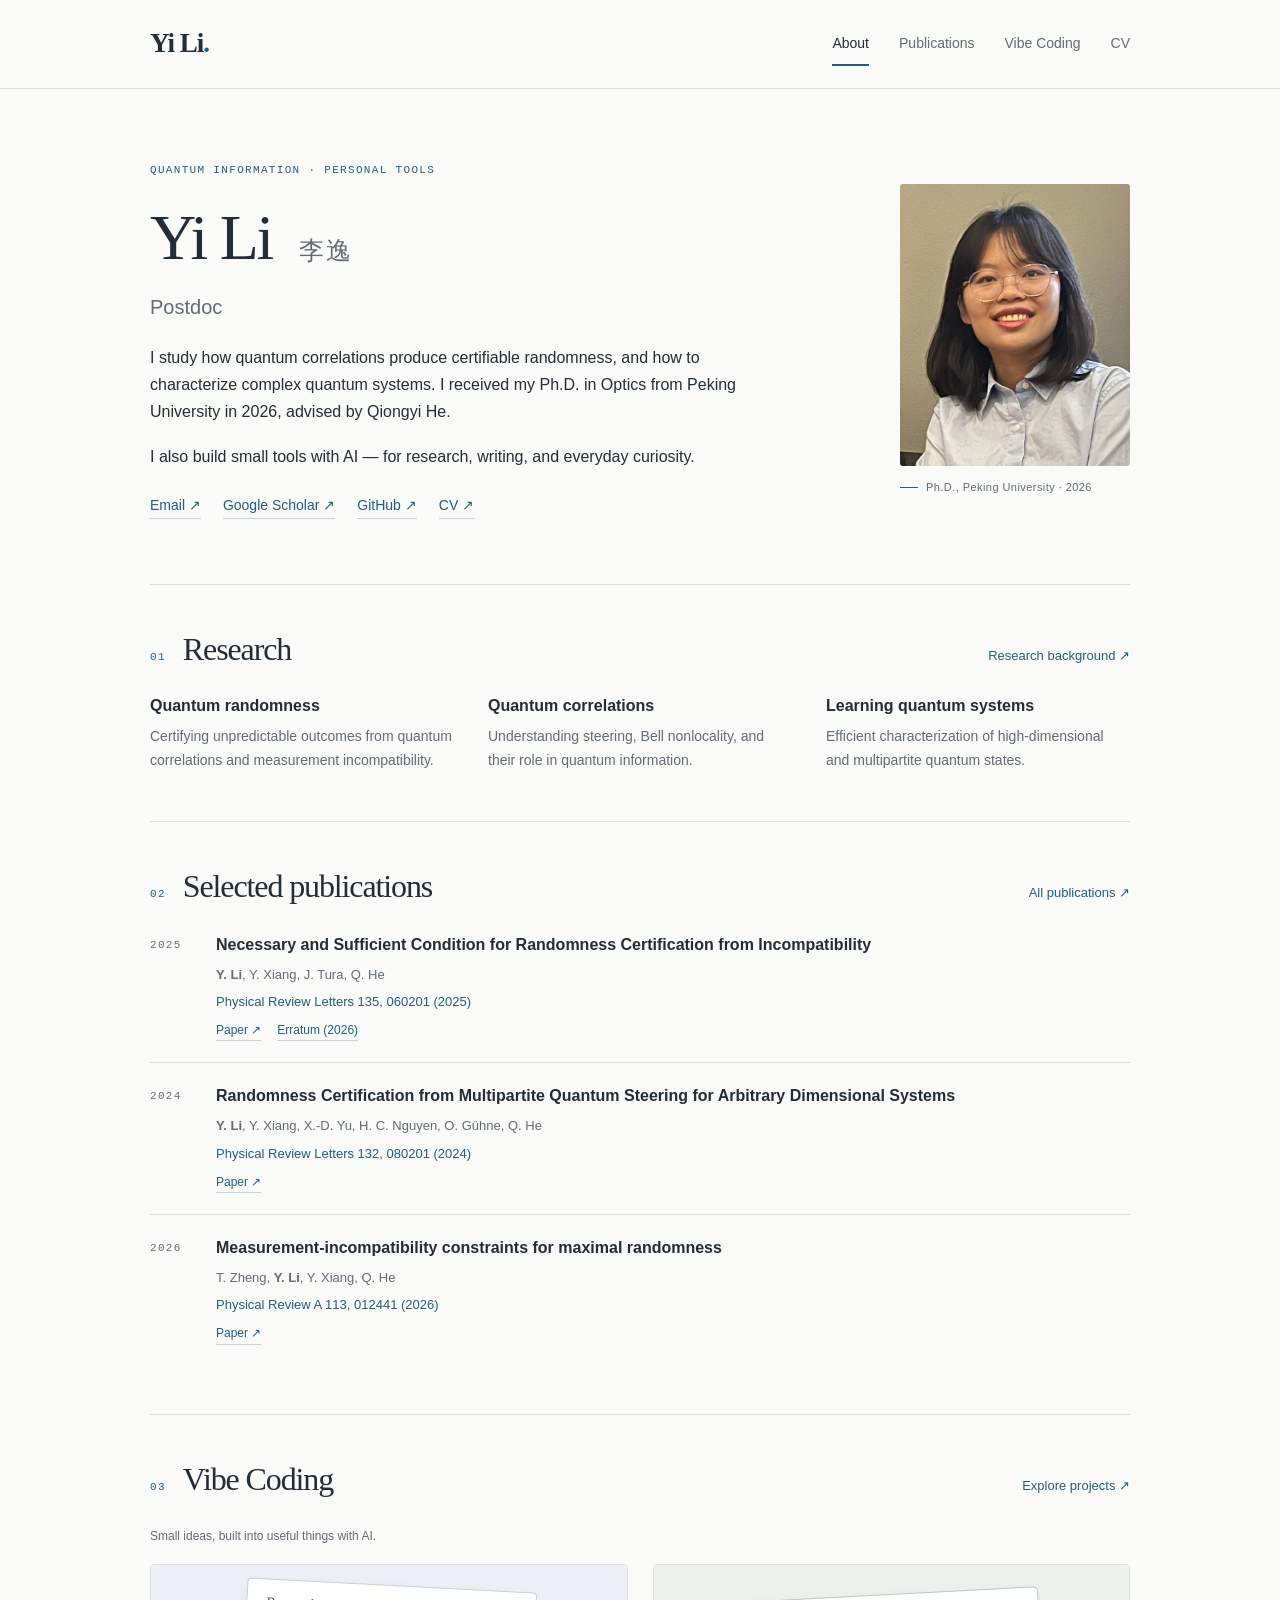
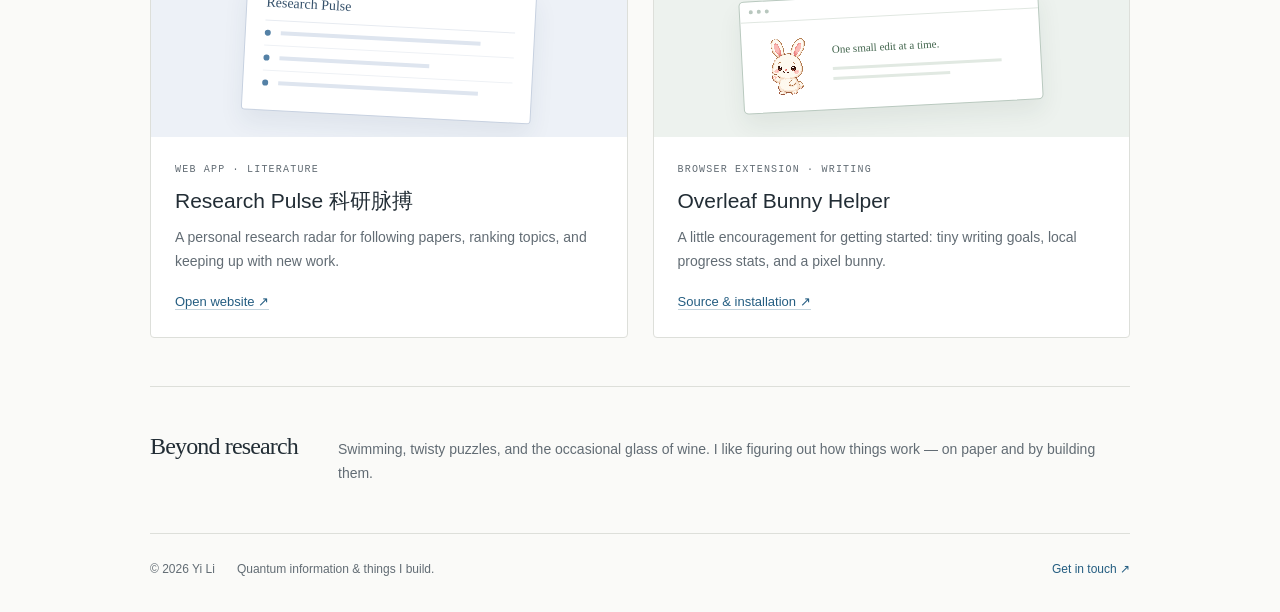
<file: index.html>
<!doctype html>
<html lang="en">
<head>
  <meta charset="utf-8">
  <meta name="viewport" content="width=device-width, initial-scale=1">
  <meta name="description" content="Yi Li researches quantum randomness, quantum correlations, and quantum state characterization. Explore selected publications and vibe coding projects.">
  <meta name="theme-color" content="#fafaf8">
  <title>Quantum information & things I build · Yi Li</title>
  <link rel="icon" href="assets/favicon.svg" type="image/svg+xml">
  <link rel="stylesheet" href="style.css">
</head>
<body>
  <a class="skip-link" href="#main">Skip to content</a>
  <header class="site-header"><div class="header-inner">
    <a class="wordmark" href="index.html" aria-label="Yi Li, home">Yi Li<span class="wordmark-dot">.</span></a>
    <nav aria-label="Main navigation"><a href="index.html" class="active" aria-current="page">About</a><a href="publications.html">Publications</a><a href="projects.html">Vibe Coding</a><a href="cv.html">CV</a></nav>
  </div></header>
  <main id="main">
<section class="hero" aria-labelledby="name">
  <div class="hero-copy"><div class="hero-name"><p class="eyebrow">Quantum information · Personal tools</p><h1 id="name">Yi Li <span class="name-cn" lang="zh-CN">李逸</span></h1><p class="role">Postdoc</p></div>
  <p class="intro">I study how quantum correlations produce certifiable randomness, and how to characterize complex quantum systems. I received my Ph.D. in Optics from Peking University in 2026, advised by Qiongyi He.</p>
  <p class="intro">I also build small tools with AI — for research, writing, and everyday curiosity.</p>
  <div class="inline-links"><a href="mailto:yili@stu.pku.edu.cn">Email ↗</a><a href="https://scholar.google.com/citations?user=m_tc_OsAAAAJ&amp;hl=en">Google Scholar ↗</a><a href="https://github.com/YiLi1999">GitHub ↗</a><a href="cv.html">CV ↗</a></div></div>
  <figure class="portrait"><img src="PersonalPicture2.jpg" alt="Portrait of Yi Li" width="230" height="282" fetchpriority="high"><figcaption>Ph.D., Peking University · 2026</figcaption></figure>
</section>
<section class="section" id="research"><div class="section-heading"><div class="section-title"><span class="section-index">01</span><h2>Research</h2></div><a class="text-link" href="research.html">Research background <span aria-hidden="true">↗</span></a></div><div class="research-topics"><div><h3>Quantum randomness</h3><p>Certifying unpredictable outcomes from quantum correlations and measurement incompatibility.</p></div><div><h3>Quantum correlations</h3><p>Understanding steering, Bell nonlocality, and their role in quantum information.</p></div><div><h3>Learning quantum systems</h3><p>Efficient characterization of high-dimensional and multipartite quantum states.</p></div></div></section>
<section class="section" id="publications"><div class="section-heading"><div class="section-title"><span class="section-index">02</span><h2>Selected publications</h2></div><a class="text-link" href="publications.html">All publications <span aria-hidden="true">↗</span></a></div><ol class="publication-list"><li class="publication"><span class="year">2025</span><div><h3><a href="https://doi.org/10.1103/zp36-2xg4">Necessary and Sufficient Condition for Randomness Certification from Incompatibility</a></h3><p class="authors"><strong>Y. Li</strong>, Y. Xiang, J. Tura, Q. He</p><p class="journal">Physical Review Letters 135, 060201 (2025)</p><div class="pub-links"><a href="https://doi.org/10.1103/zp36-2xg4">Paper ↗</a><a href="https://doi.org/10.1103/913s-yvsw">Erratum (2026)</a></div></div></li><li class="publication"><span class="year">2024</span><div><h3><a href="https://doi.org/10.1103/PhysRevLett.132.080201">Randomness Certification from Multipartite Quantum Steering for Arbitrary Dimensional Systems</a></h3><p class="authors"><strong>Y. Li</strong>, Y. Xiang, X.-D. Yu, H. C. Nguyen, O. Gühne, Q. He</p><p class="journal">Physical Review Letters 132, 080201 (2024)</p><div class="pub-links"><a href="https://doi.org/10.1103/PhysRevLett.132.080201">Paper ↗</a></div></div></li><li class="publication"><span class="year">2026</span><div><h3><a href="https://doi.org/10.1103/p5qq-2spt">Measurement-incompatibility constraints for maximal randomness</a></h3><p class="authors">T. Zheng, <strong>Y. Li</strong>, Y. Xiang, Q. He</p><p class="journal">Physical Review A 113, 012441 (2026)</p><div class="pub-links"><a href="https://doi.org/10.1103/p5qq-2spt">Paper ↗</a></div></div></li></ol></section>
<section class="section" id="vibe-coding"><div class="section-heading"><div class="section-title"><span class="section-index">03</span><h2>Vibe Coding</h2></div><a class="text-link" href="projects.html">Explore projects <span aria-hidden="true">↗</span></a></div><p class="note">Small ideas, built into useful things with AI.</p><div class="project-grid"><article class="project"><div class="project-art pulse" aria-hidden="true"><div class="pulse-mini"><div class="pulse-head">Research Pulse</div><div class="pulse-row"><i></i><span></span></div><div class="pulse-row"><i></i><span></span></div><div class="pulse-row"><i></i><span></span></div></div></div><div class="project-body"><p class="project-type">Web app · Literature</p><h3><a href="https://research-pulse-zeta.vercel.app/">Research Pulse <span lang="zh-CN">科研脉搏</span></a></h3><p>A personal research radar for following papers, ranking topics, and keeping up with new work.</p><p class="project-action"><a href="https://research-pulse-zeta.vercel.app/">Open website ↗</a></p></div></article><article class="project"><div class="project-art" aria-hidden="true"><div class="browser-mini"><div class="browser-bar"><i></i><i></i><i></i></div><div class="mini-content"><img src="assets/bunny.png" alt="" width="52" height="58"><div class="mini-copy"><span>One small edit at a time.</span><div class="mini-line"></div><div class="mini-line short"></div></div></div></div></div><div class="project-body"><p class="project-type">Browser extension · Writing</p><h3><a href="projects.html#overleaf">Overleaf Bunny Helper</a></h3><p>A little encouragement for getting started: tiny writing goals, local progress stats, and a pixel bunny.</p><p class="project-action"><a href="https://github.com/YiLi1999/overleaf-bunny-helper">Source &amp; installation ↗</a></p></div></article></div></section>
<section class="section beyond"><h2>Beyond research</h2><p>Swimming, twisty puzzles, and the occasional glass of wine. I like figuring out how things work — on paper and by building them.</p></section></main>
  <footer class="site-footer"><div><span>© 2026 Yi Li</span><span>Quantum information &amp; things I build.</span></div>
    <a href="mailto:yili@stu.pku.edu.cn">Get in touch <span aria-hidden="true">↗</span></a>
  </footer>
</body>
</html>
</file>
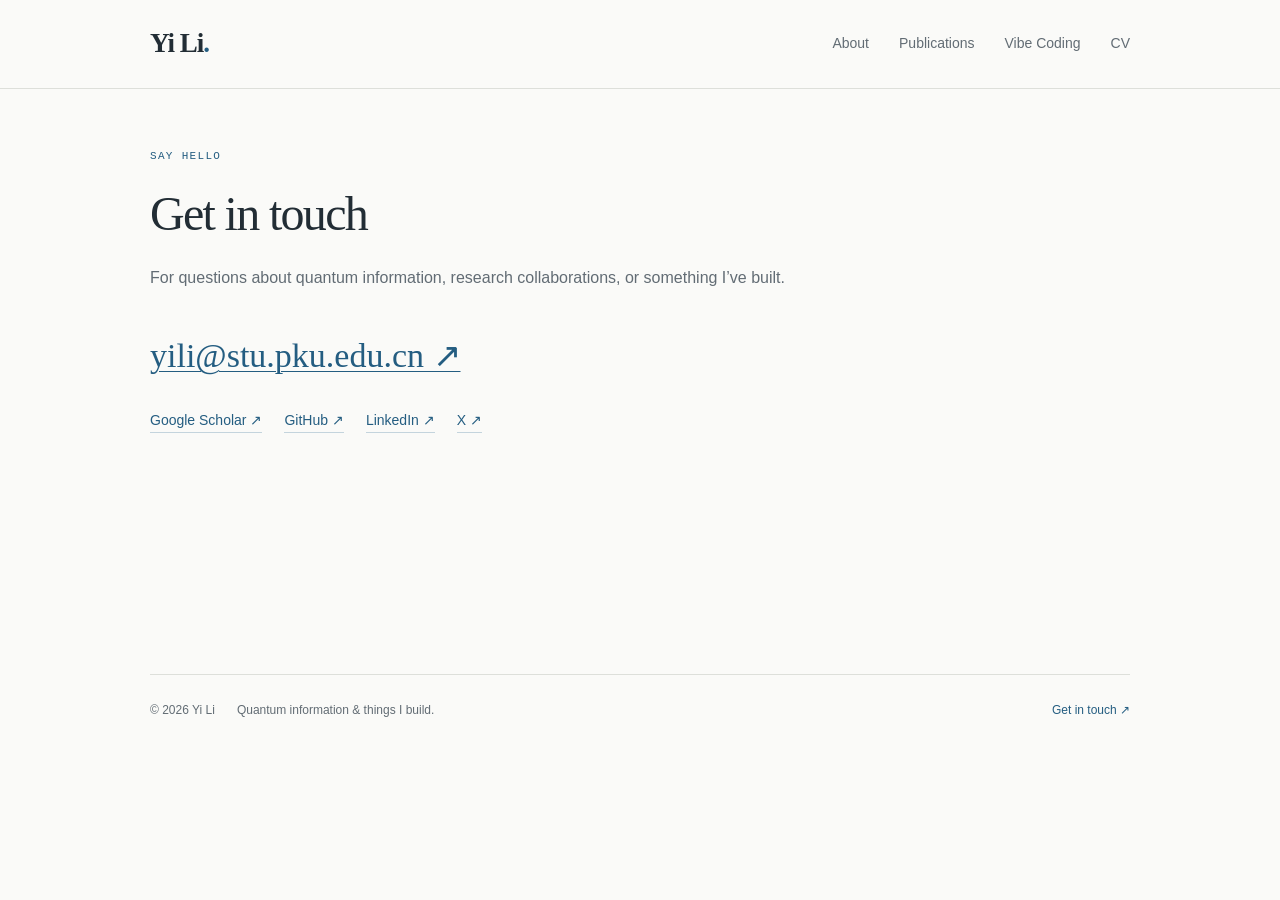
<file: contact.html>
<!doctype html>
<html lang="en">
<head>
  <meta charset="utf-8">
  <meta name="viewport" content="width=device-width, initial-scale=1">
  <meta name="description" content="Contact Yi Li about quantum information research or personal coding projects.">
  <meta name="theme-color" content="#fafaf8">
  <title>Contact · Yi Li</title>
  <link rel="icon" href="assets/favicon.svg" type="image/svg+xml">
  <link rel="stylesheet" href="style.css">
</head>
<body>
  <a class="skip-link" href="#main">Skip to content</a>
  <header class="site-header"><div class="header-inner">
    <a class="wordmark" href="index.html" aria-label="Yi Li, home">Yi Li<span class="wordmark-dot">.</span></a>
    <nav aria-label="Main navigation"><a href="index.html">About</a><a href="publications.html">Publications</a><a href="projects.html">Vibe Coding</a><a href="cv.html">CV</a></nav>
  </div></header>
  <main id="main">
<header class="page-heading"><p class="eyebrow">Say hello</p><h1>Get in touch</h1><p>For questions about quantum information, research collaborations, or something I’ve built.</p></header>
<section class="contact-block"><p><a class="contact-email" href="mailto:yili@stu.pku.edu.cn">yili@stu.pku.edu.cn ↗</a></p><div class="inline-links"><a href="https://scholar.google.com/citations?user=m_tc_OsAAAAJ&amp;hl=en">Google Scholar ↗</a><a href="https://github.com/YiLi1999">GitHub ↗</a><a href="https://www.linkedin.com/in/yi-li-954007265/">LinkedIn ↗</a><a href="https://x.com/Y_Li1999">X ↗</a></div></section></main>
  <footer class="site-footer"><div><span>© 2026 Yi Li</span><span>Quantum information &amp; things I build.</span></div>
    <a href="mailto:yili@stu.pku.edu.cn">Get in touch <span aria-hidden="true">↗</span></a>
  </footer>
</body>
</html>
</file>
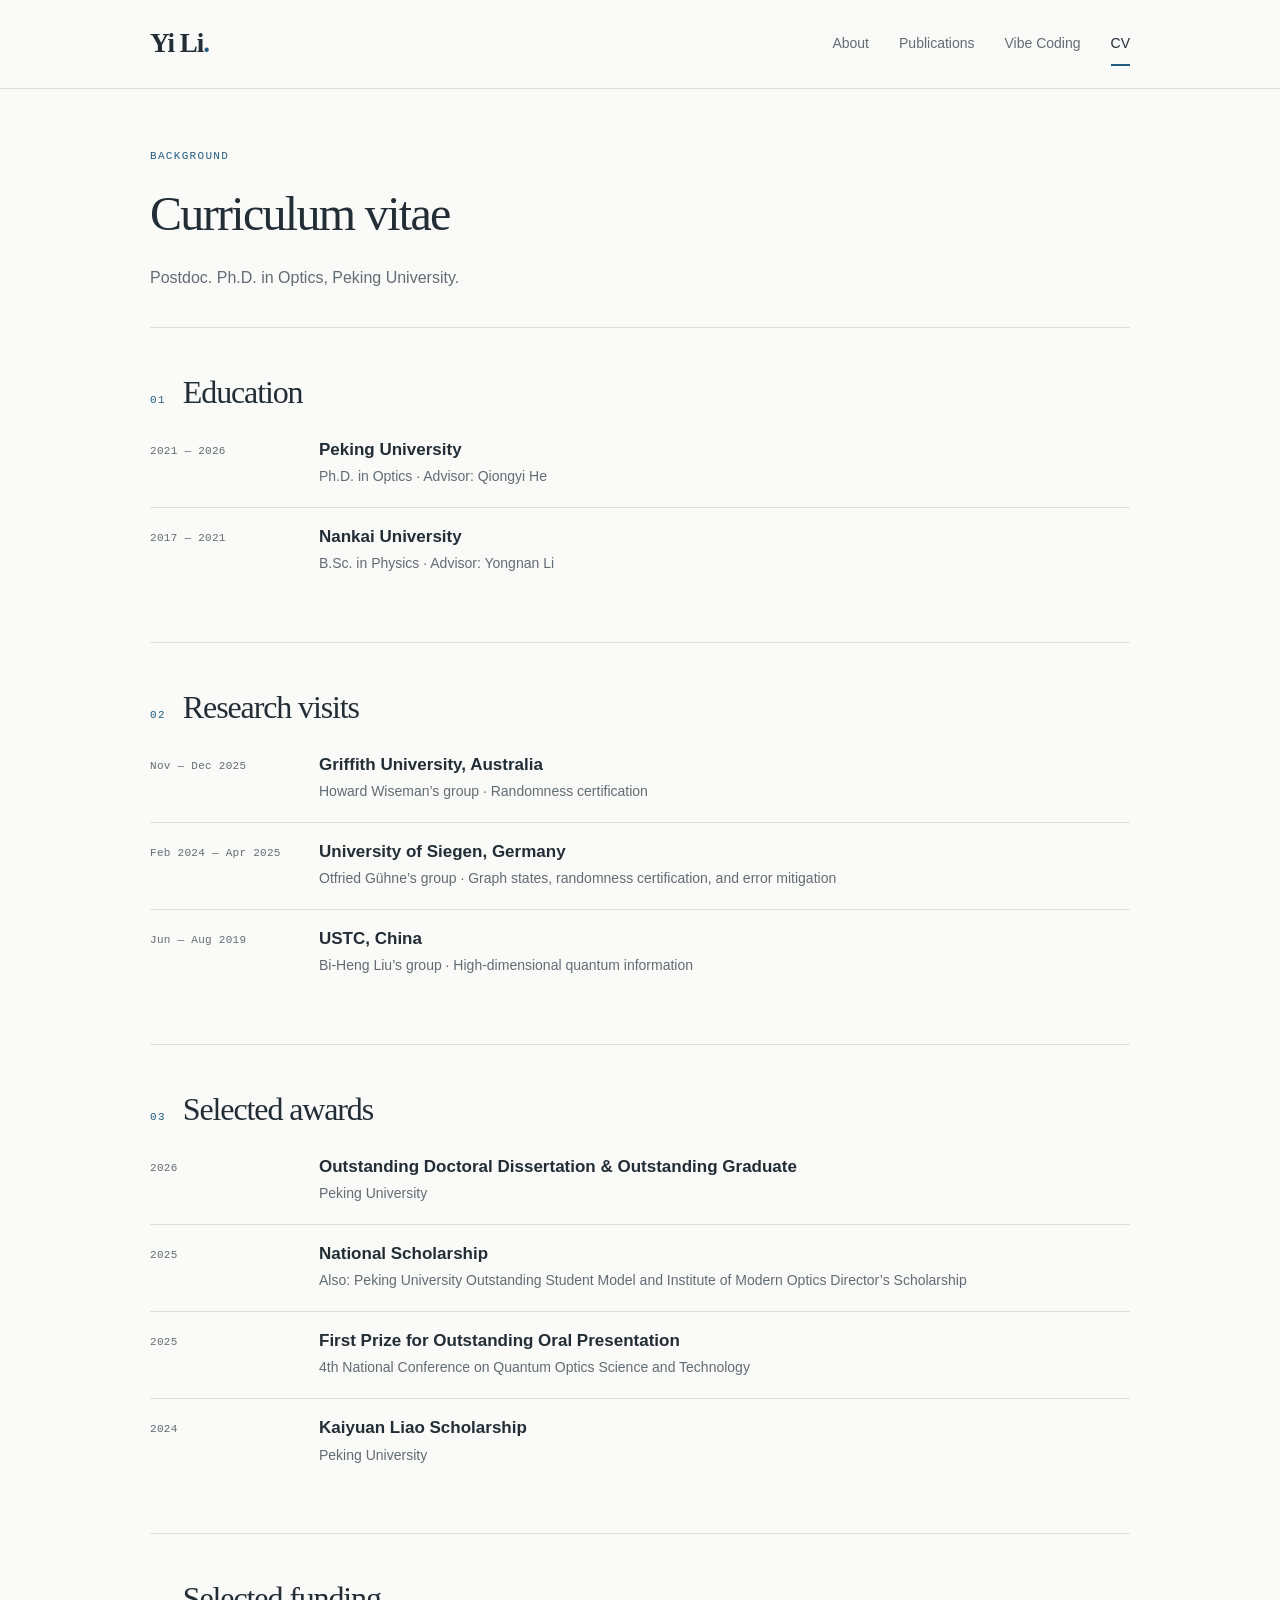
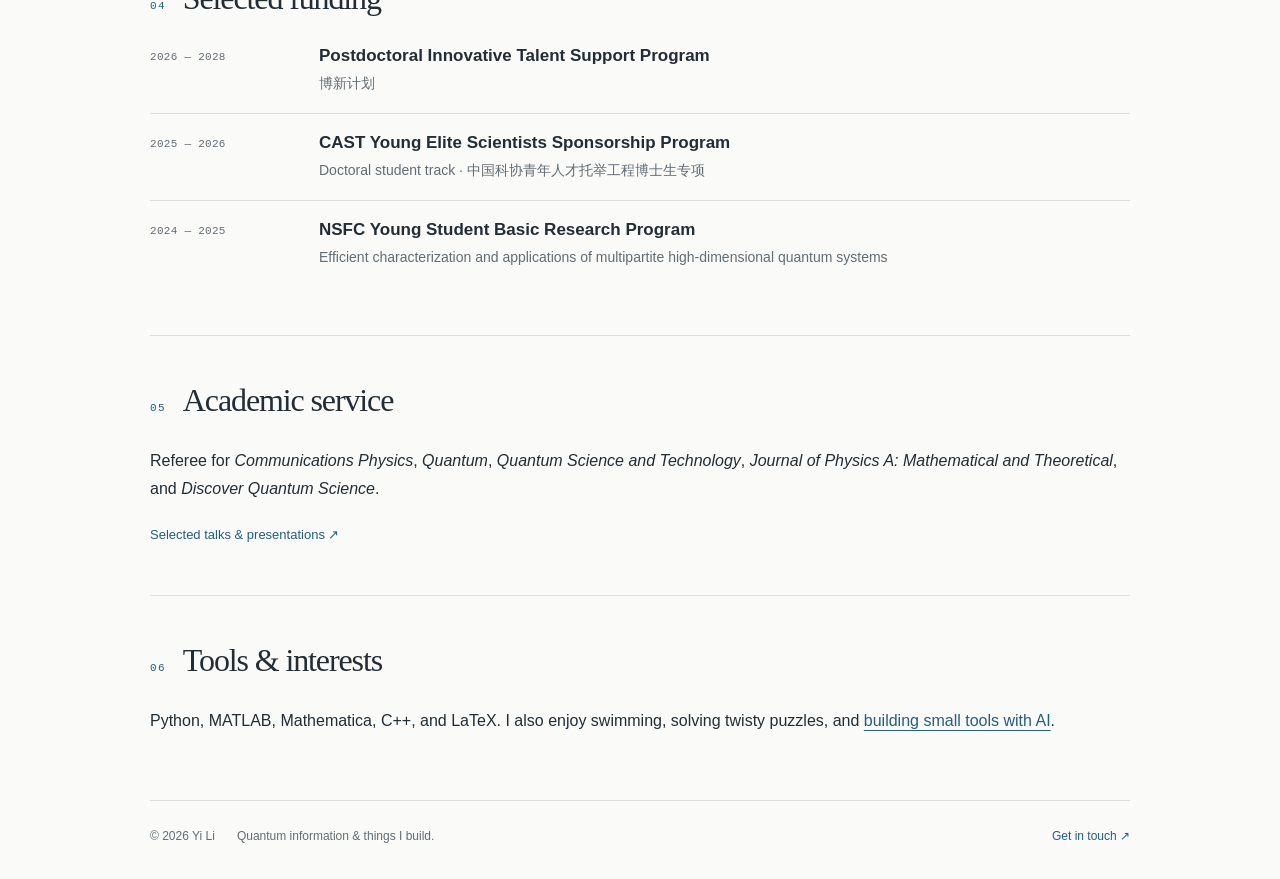
<file: cv.html>
<!doctype html>
<html lang="en">
<head>
  <meta charset="utf-8">
  <meta name="viewport" content="width=device-width, initial-scale=1">
  <meta name="description" content="Education, research visits, selected awards, funding, and academic service of Yi Li.">
  <meta name="theme-color" content="#fafaf8">
  <title>CV · Yi Li</title>
  <link rel="icon" href="assets/favicon.svg" type="image/svg+xml">
  <link rel="stylesheet" href="style.css">
</head>
<body>
  <a class="skip-link" href="#main">Skip to content</a>
  <header class="site-header"><div class="header-inner">
    <a class="wordmark" href="index.html" aria-label="Yi Li, home">Yi Li<span class="wordmark-dot">.</span></a>
    <nav aria-label="Main navigation"><a href="index.html">About</a><a href="publications.html">Publications</a><a href="projects.html">Vibe Coding</a><a href="cv.html" class="active" aria-current="page">CV</a></nav>
  </div></header>
  <main id="main">
<header class="page-heading"><p class="eyebrow">Background</p><h1>Curriculum vitae</h1><p>Postdoc. Ph.D. in Optics, Peking University.</p></header>
<section class="section"><div class="section-heading"><div class="section-title"><span class="section-index">01</span><h2>Education</h2></div></div><article class="entry"><div class="entry-date">2021 — 2026</div><div><h3>Peking University</h3><p>Ph.D. in Optics · Advisor: Qiongyi He</p></div></article><article class="entry"><div class="entry-date">2017 — 2021</div><div><h3>Nankai University</h3><p>B.Sc. in Physics · Advisor: Yongnan Li</p></div></article></section>
<section class="section"><div class="section-heading"><div class="section-title"><span class="section-index">02</span><h2>Research visits</h2></div></div><article class="entry"><div class="entry-date">Nov — Dec 2025</div><div><h3>Griffith University, Australia</h3><p>Howard Wiseman’s group · Randomness certification</p></div></article><article class="entry"><div class="entry-date">Feb 2024 — Apr 2025</div><div><h3>University of Siegen, Germany</h3><p>Otfried Gühne’s group · Graph states, randomness certification, and error mitigation</p></div></article><article class="entry"><div class="entry-date">Jun — Aug 2019</div><div><h3>USTC, China</h3><p>Bi-Heng Liu’s group · High-dimensional quantum information</p></div></article></section>
<section class="section"><div class="section-heading"><div class="section-title"><span class="section-index">03</span><h2>Selected awards</h2></div></div><article class="entry"><div class="entry-date">2026</div><div><h3>Outstanding Doctoral Dissertation &amp; Outstanding Graduate</h3><p>Peking University</p></div></article><article class="entry"><div class="entry-date">2025</div><div><h3>National Scholarship</h3><p>Also: Peking University Outstanding Student Model and Institute of Modern Optics Director’s Scholarship</p></div></article><article class="entry"><div class="entry-date">2025</div><div><h3>First Prize for Outstanding Oral Presentation</h3><p>4th National Conference on Quantum Optics Science and Technology</p></div></article><article class="entry"><div class="entry-date">2024</div><div><h3>Kaiyuan Liao Scholarship</h3><p>Peking University</p></div></article></section>
<section class="section"><div class="section-heading"><div class="section-title"><span class="section-index">04</span><h2>Selected funding</h2></div></div><article class="entry"><div class="entry-date">2026 — 2028</div><div><h3>Postdoctoral Innovative Talent Support Program</h3><p>博新计划</p></div></article><article class="entry"><div class="entry-date">2025 — 2026</div><div><h3>CAST Young Elite Scientists Sponsorship Program</h3><p>Doctoral student track · 中国科协青年人才托举工程博士生专项</p></div></article><article class="entry"><div class="entry-date">2024 — 2025</div><div><h3>NSFC Young Student Basic Research Program</h3><p>Efficient characterization and applications of multipartite high-dimensional quantum systems</p></div></article></section>
<section class="section"><div class="section-heading"><div class="section-title"><span class="section-index">05</span><h2>Academic service</h2></div></div><p>Referee for <em>Communications Physics</em>, <em>Quantum</em>, <em>Quantum Science and Technology</em>, <em>Journal of Physics A: Mathematical and Theoretical</em>, and <em>Discover Quantum Science</em>.</p><a class="text-link" href="talks.html">Selected talks &amp; presentations ↗</a></section>
<section class="section"><div class="section-heading"><div class="section-title"><span class="section-index">06</span><h2>Tools &amp; interests</h2></div></div><p>Python, MATLAB, Mathematica, C++, and LaTeX. I also enjoy swimming, solving twisty puzzles, and <a href="projects.html">building small tools with AI</a>.</p></section></main>
  <footer class="site-footer"><div><span>© 2026 Yi Li</span><span>Quantum information &amp; things I build.</span></div>
    <a href="mailto:yili@stu.pku.edu.cn">Get in touch <span aria-hidden="true">↗</span></a>
  </footer>
</body>
</html>
</file>
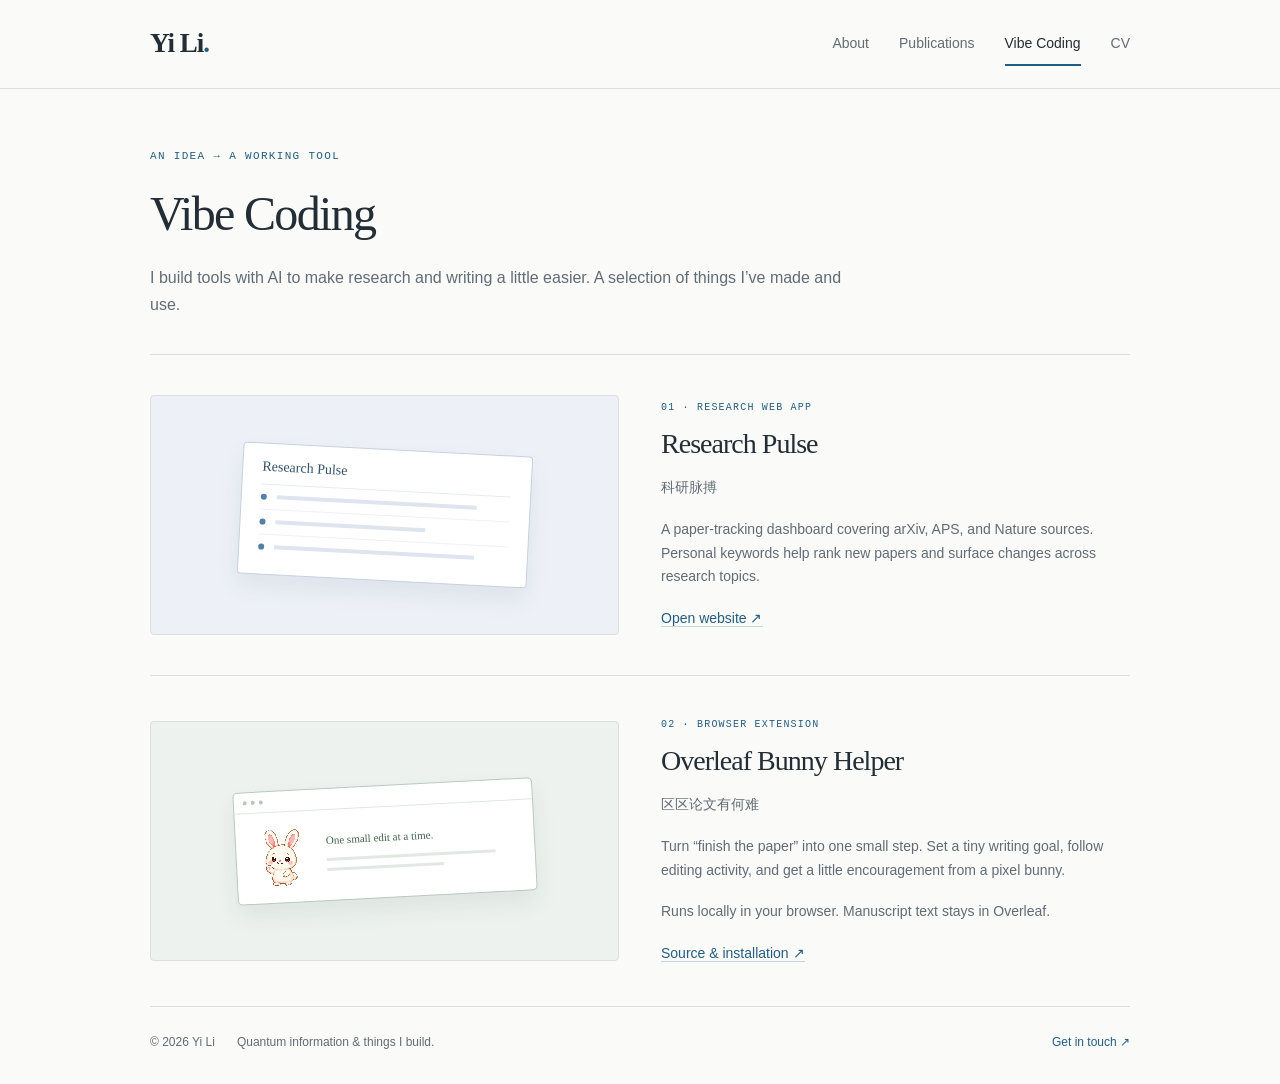
<file: projects.html>
<!doctype html>
<html lang="en">
<head>
  <meta charset="utf-8">
  <meta name="viewport" content="width=device-width, initial-scale=1">
  <meta name="description" content="Small tools built by Yi Li with AI: Research Pulse and Overleaf Bunny Helper.">
  <meta name="theme-color" content="#fafaf8">
  <title>Vibe Coding · Yi Li</title>
  <link rel="icon" href="assets/favicon.svg" type="image/svg+xml">
  <link rel="stylesheet" href="style.css">
</head>
<body>
  <a class="skip-link" href="#main">Skip to content</a>
  <header class="site-header"><div class="header-inner">
    <a class="wordmark" href="index.html" aria-label="Yi Li, home">Yi Li<span class="wordmark-dot">.</span></a>
    <nav aria-label="Main navigation"><a href="index.html">About</a><a href="publications.html">Publications</a><a href="projects.html" class="active" aria-current="page">Vibe Coding</a><a href="cv.html">CV</a></nav>
  </div></header>
  <main id="main">
<header class="page-heading"><p class="eyebrow">An idea → a working tool</p><h1>Vibe Coding</h1><p>I build tools with AI to make research and writing a little easier. A selection of things I’ve made and use.</p></header>
<article class="project-detail" id="research-pulse"><div><div class="project-art pulse" aria-hidden="true"><div class="pulse-mini"><div class="pulse-head">Research Pulse</div><div class="pulse-row"><i></i><span></span></div><div class="pulse-row"><i></i><span></span></div><div class="pulse-row"><i></i><span></span></div></div></div></div><div><p class="project-type">01 · Research web app</p><h2>Research Pulse</h2><p lang="zh-CN">科研脉搏</p><p>A paper-tracking dashboard covering arXiv, APS, and Nature sources. Personal keywords help rank new papers and surface changes across research topics.</p><p class="project-action"><a href="https://research-pulse-zeta.vercel.app/">Open website ↗</a></p></div></article>
<article class="project-detail" id="overleaf"><div><div class="project-art" aria-hidden="true"><div class="browser-mini"><div class="browser-bar"><i></i><i></i><i></i></div><div class="mini-content"><img src="assets/bunny.png" alt="" width="52" height="58"><div class="mini-copy"><span>One small edit at a time.</span><div class="mini-line"></div><div class="mini-line short"></div></div></div></div></div></div><div><p class="project-type">02 · Browser extension</p><h2>Overleaf Bunny Helper</h2><p lang="zh-CN">区区论文有何难</p><p>Turn “finish the paper” into one small step. Set a tiny writing goal, follow editing activity, and get a little encouragement from a pixel bunny.</p><p>Runs locally in your browser. Manuscript text stays in Overleaf.</p><p class="project-action"><a href="https://github.com/YiLi1999/overleaf-bunny-helper">Source &amp; installation ↗</a></p></div></article></main>
  <footer class="site-footer"><div><span>© 2026 Yi Li</span><span>Quantum information &amp; things I build.</span></div>
    <a href="mailto:yili@stu.pku.edu.cn">Get in touch <span aria-hidden="true">↗</span></a>
  </footer>
</body>
</html>
</file>
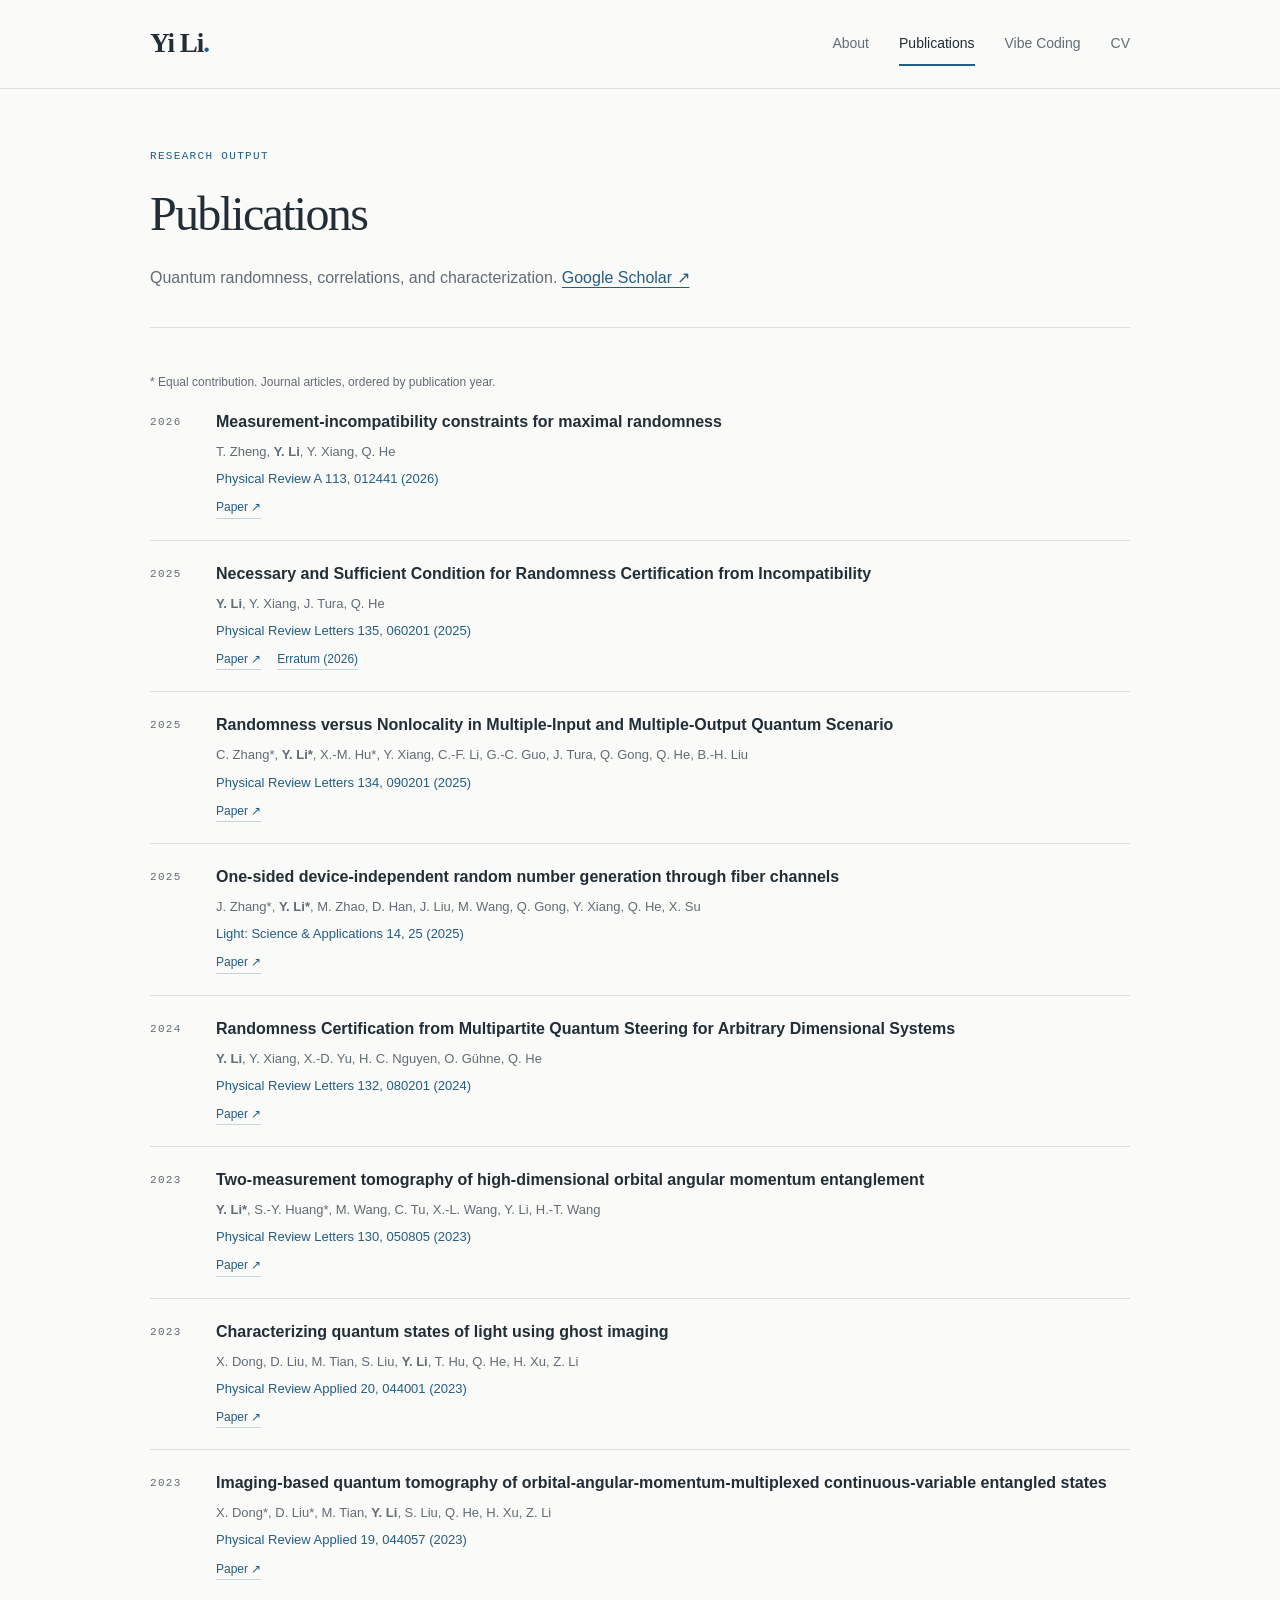
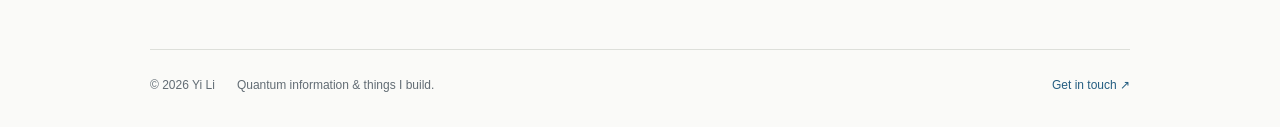
<file: publications.html>
<!doctype html>
<html lang="en">
<head>
  <meta charset="utf-8">
  <meta name="viewport" content="width=device-width, initial-scale=1">
  <meta name="description" content="Publications by Yi Li on quantum randomness, steering, measurement incompatibility, and quantum state tomography.">
  <meta name="theme-color" content="#fafaf8">
  <title>Publications · Yi Li</title>
  <link rel="icon" href="assets/favicon.svg" type="image/svg+xml">
  <link rel="stylesheet" href="style.css">
</head>
<body>
  <a class="skip-link" href="#main">Skip to content</a>
  <header class="site-header"><div class="header-inner">
    <a class="wordmark" href="index.html" aria-label="Yi Li, home">Yi Li<span class="wordmark-dot">.</span></a>
    <nav aria-label="Main navigation"><a href="index.html">About</a><a href="publications.html" class="active" aria-current="page">Publications</a><a href="projects.html">Vibe Coding</a><a href="cv.html">CV</a></nav>
  </div></header>
  <main id="main">
<header class="page-heading"><p class="eyebrow">Research output</p><h1>Publications</h1><p>Quantum randomness, correlations, and characterization. <a href="https://scholar.google.com/citations?user=m_tc_OsAAAAJ&amp;hl=en">Google Scholar ↗</a></p></header>
<section class="section"><p class="note">* Equal contribution. Journal articles, ordered by publication year.</p><ol class="publication-list"><li class="publication"><span class="year">2026</span><div><h3><a href="https://doi.org/10.1103/p5qq-2spt">Measurement-incompatibility constraints for maximal randomness</a></h3><p class="authors">T. Zheng, <strong>Y. Li</strong>, Y. Xiang, Q. He</p><p class="journal">Physical Review A 113, 012441 (2026)</p><div class="pub-links"><a href="https://doi.org/10.1103/p5qq-2spt">Paper ↗</a></div></div></li><li class="publication"><span class="year">2025</span><div><h3><a href="https://doi.org/10.1103/zp36-2xg4">Necessary and Sufficient Condition for Randomness Certification from Incompatibility</a></h3><p class="authors"><strong>Y. Li</strong>, Y. Xiang, J. Tura, Q. He</p><p class="journal">Physical Review Letters 135, 060201 (2025)</p><div class="pub-links"><a href="https://doi.org/10.1103/zp36-2xg4">Paper ↗</a><a href="https://doi.org/10.1103/913s-yvsw">Erratum (2026)</a></div></div></li><li class="publication"><span class="year">2025</span><div><h3><a href="https://doi.org/10.1103/PhysRevLett.134.090201">Randomness versus Nonlocality in Multiple-Input and Multiple-Output Quantum Scenario</a></h3><p class="authors">C. Zhang*, <strong>Y. Li*</strong>, X.-M. Hu*, Y. Xiang, C.-F. Li, G.-C. Guo, J. Tura, Q. Gong, Q. He, B.-H. Liu</p><p class="journal">Physical Review Letters 134, 090201 (2025)</p><div class="pub-links"><a href="https://doi.org/10.1103/PhysRevLett.134.090201">Paper ↗</a></div></div></li><li class="publication"><span class="year">2025</span><div><h3><a href="https://doi.org/10.1038/s41377-024-01641-9">One-sided device-independent random number generation through fiber channels</a></h3><p class="authors">J. Zhang*, <strong>Y. Li*</strong>, M. Zhao, D. Han, J. Liu, M. Wang, Q. Gong, Y. Xiang, Q. He, X. Su</p><p class="journal">Light: Science &amp; Applications 14, 25 (2025)</p><div class="pub-links"><a href="https://doi.org/10.1038/s41377-024-01641-9">Paper ↗</a></div></div></li><li class="publication"><span class="year">2024</span><div><h3><a href="https://doi.org/10.1103/PhysRevLett.132.080201">Randomness Certification from Multipartite Quantum Steering for Arbitrary Dimensional Systems</a></h3><p class="authors"><strong>Y. Li</strong>, Y. Xiang, X.-D. Yu, H. C. Nguyen, O. Gühne, Q. He</p><p class="journal">Physical Review Letters 132, 080201 (2024)</p><div class="pub-links"><a href="https://doi.org/10.1103/PhysRevLett.132.080201">Paper ↗</a></div></div></li><li class="publication"><span class="year">2023</span><div><h3><a href="https://doi.org/10.1103/PhysRevLett.130.050805">Two-measurement tomography of high-dimensional orbital angular momentum entanglement</a></h3><p class="authors"><strong>Y. Li*</strong>, S.-Y. Huang*, M. Wang, C. Tu, X.-L. Wang, Y. Li, H.-T. Wang</p><p class="journal">Physical Review Letters 130, 050805 (2023)</p><div class="pub-links"><a href="https://doi.org/10.1103/PhysRevLett.130.050805">Paper ↗</a></div></div></li><li class="publication"><span class="year">2023</span><div><h3><a href="https://doi.org/10.1103/PhysRevApplied.20.044001">Characterizing quantum states of light using ghost imaging</a></h3><p class="authors">X. Dong, D. Liu, M. Tian, S. Liu, <strong>Y. Li</strong>, T. Hu, Q. He, H. Xu, Z. Li</p><p class="journal">Physical Review Applied 20, 044001 (2023)</p><div class="pub-links"><a href="https://doi.org/10.1103/PhysRevApplied.20.044001">Paper ↗</a></div></div></li><li class="publication"><span class="year">2023</span><div><h3><a href="https://doi.org/10.1103/PhysRevApplied.19.044057">Imaging-based quantum tomography of orbital-angular-momentum-multiplexed continuous-variable entangled states</a></h3><p class="authors">X. Dong*, D. Liu*, M. Tian, <strong>Y. Li</strong>, S. Liu, Q. He, H. Xu, Z. Li</p><p class="journal">Physical Review Applied 19, 044057 (2023)</p><div class="pub-links"><a href="https://doi.org/10.1103/PhysRevApplied.19.044057">Paper ↗</a></div></div></li></ol></section></main>
  <footer class="site-footer"><div><span>© 2026 Yi Li</span><span>Quantum information &amp; things I build.</span></div>
    <a href="mailto:yili@stu.pku.edu.cn">Get in touch <span aria-hidden="true">↗</span></a>
  </footer>
</body>
</html>
</file>
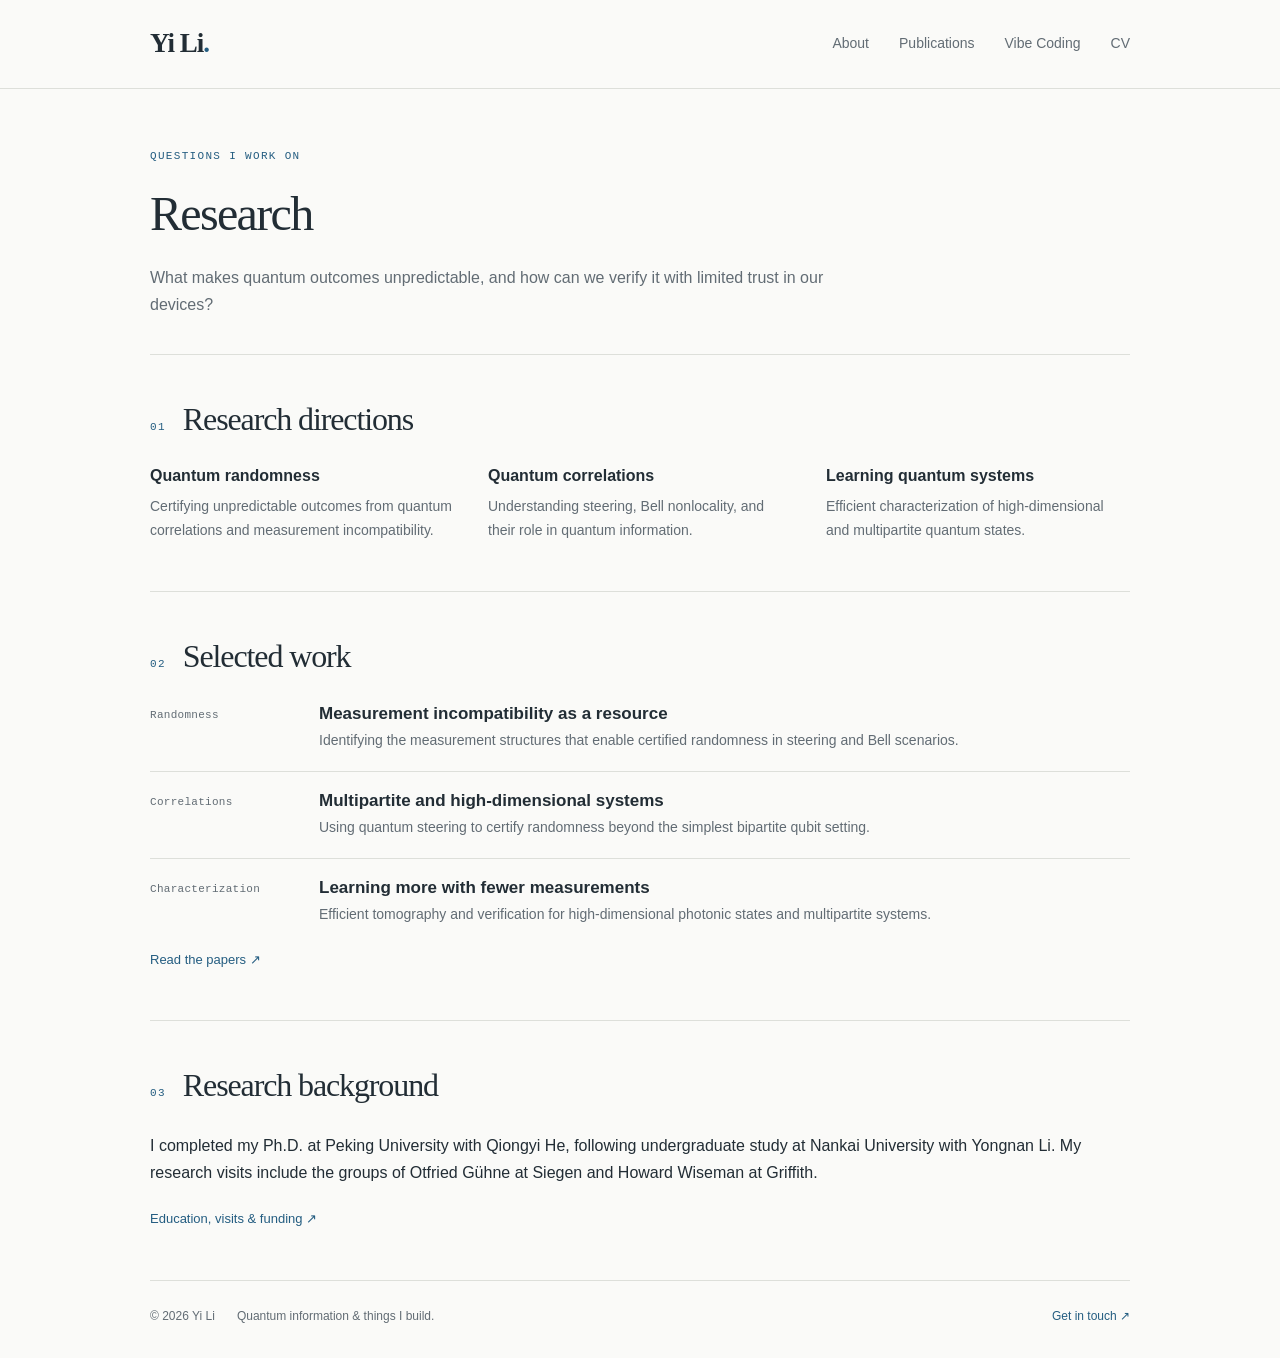
<file: research.html>
<!doctype html>
<html lang="en">
<head>
  <meta charset="utf-8">
  <meta name="viewport" content="width=device-width, initial-scale=1">
  <meta name="description" content="Yi Li studies quantum randomness, correlations, measurement incompatibility, and characterization of quantum systems.">
  <meta name="theme-color" content="#fafaf8">
  <title>Research · Yi Li</title>
  <link rel="icon" href="assets/favicon.svg" type="image/svg+xml">
  <link rel="stylesheet" href="style.css">
</head>
<body>
  <a class="skip-link" href="#main">Skip to content</a>
  <header class="site-header"><div class="header-inner">
    <a class="wordmark" href="index.html" aria-label="Yi Li, home">Yi Li<span class="wordmark-dot">.</span></a>
    <nav aria-label="Main navigation"><a href="index.html">About</a><a href="publications.html">Publications</a><a href="projects.html">Vibe Coding</a><a href="cv.html">CV</a></nav>
  </div></header>
  <main id="main">
<header class="page-heading"><p class="eyebrow">Questions I work on</p><h1>Research</h1><p>What makes quantum outcomes unpredictable, and how can we verify it with limited trust in our devices?</p></header>
<section class="section"><div class="section-heading"><div class="section-title"><span class="section-index">01</span><h2>Research directions</h2></div></div><div class="research-topics"><div><h3>Quantum randomness</h3><p>Certifying unpredictable outcomes from quantum correlations and measurement incompatibility.</p></div><div><h3>Quantum correlations</h3><p>Understanding steering, Bell nonlocality, and their role in quantum information.</p></div><div><h3>Learning quantum systems</h3><p>Efficient characterization of high-dimensional and multipartite quantum states.</p></div></div></section>
<section class="section"><div class="section-heading"><div class="section-title"><span class="section-index">02</span><h2>Selected work</h2></div></div><article class="entry"><div class="entry-date">Randomness</div><div><h3>Measurement incompatibility as a resource</h3><p>Identifying the measurement structures that enable certified randomness in steering and Bell scenarios.</p></div></article><article class="entry"><div class="entry-date">Correlations</div><div><h3>Multipartite and high-dimensional systems</h3><p>Using quantum steering to certify randomness beyond the simplest bipartite qubit setting.</p></div></article><article class="entry"><div class="entry-date">Characterization</div><div><h3>Learning more with fewer measurements</h3><p>Efficient tomography and verification for high-dimensional photonic states and multipartite systems.</p></div></article><a class="text-link" href="publications.html">Read the papers ↗</a></section>
<section class="section"><div class="section-heading"><div class="section-title"><span class="section-index">03</span><h2>Research background</h2></div></div><p>I completed my Ph.D. at Peking University with Qiongyi He, following undergraduate study at Nankai University with Yongnan Li. My research visits include the groups of Otfried Gühne at Siegen and Howard Wiseman at Griffith.</p><a class="text-link" href="cv.html">Education, visits &amp; funding ↗</a></section></main>
  <footer class="site-footer"><div><span>© 2026 Yi Li</span><span>Quantum information &amp; things I build.</span></div>
    <a href="mailto:yili@stu.pku.edu.cn">Get in touch <span aria-hidden="true">↗</span></a>
  </footer>
</body>
</html>
</file>
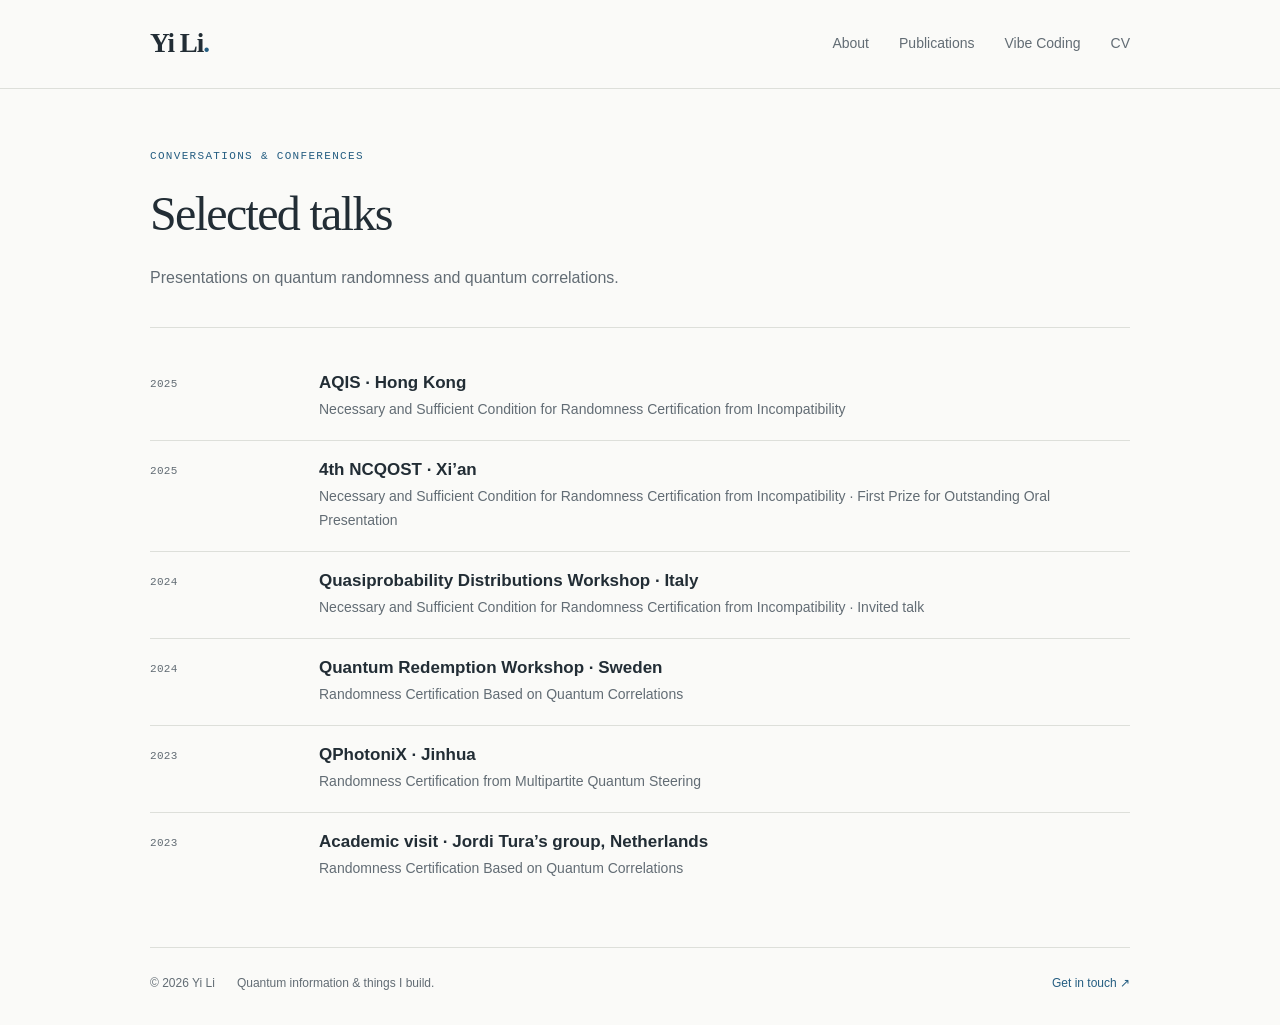
<file: talks.html>
<!doctype html>
<html lang="en">
<head>
  <meta charset="utf-8">
  <meta name="viewport" content="width=device-width, initial-scale=1">
  <meta name="description" content="Selected talks and conference presentations by Yi Li.">
  <meta name="theme-color" content="#fafaf8">
  <title>Talks · Yi Li</title>
  <link rel="icon" href="assets/favicon.svg" type="image/svg+xml">
  <link rel="stylesheet" href="style.css">
</head>
<body>
  <a class="skip-link" href="#main">Skip to content</a>
  <header class="site-header"><div class="header-inner">
    <a class="wordmark" href="index.html" aria-label="Yi Li, home">Yi Li<span class="wordmark-dot">.</span></a>
    <nav aria-label="Main navigation"><a href="index.html">About</a><a href="publications.html">Publications</a><a href="projects.html">Vibe Coding</a><a href="cv.html">CV</a></nav>
  </div></header>
  <main id="main">
<header class="page-heading"><p class="eyebrow">Conversations &amp; conferences</p><h1>Selected talks</h1><p>Presentations on quantum randomness and quantum correlations.</p></header>
<section class="section"><article class="entry"><div class="entry-date">2025</div><div><h3>AQIS · Hong Kong</h3><p>Necessary and Sufficient Condition for Randomness Certification from Incompatibility</p></div></article><article class="entry"><div class="entry-date">2025</div><div><h3>4th NCQOST · Xi’an</h3><p>Necessary and Sufficient Condition for Randomness Certification from Incompatibility · First Prize for Outstanding Oral Presentation</p></div></article><article class="entry"><div class="entry-date">2024</div><div><h3>Quasiprobability Distributions Workshop · Italy</h3><p>Necessary and Sufficient Condition for Randomness Certification from Incompatibility · Invited talk</p></div></article><article class="entry"><div class="entry-date">2024</div><div><h3>Quantum Redemption Workshop · Sweden</h3><p>Randomness Certification Based on Quantum Correlations</p></div></article><article class="entry"><div class="entry-date">2023</div><div><h3>QPhotoniX · Jinhua</h3><p>Randomness Certification from Multipartite Quantum Steering</p></div></article><article class="entry"><div class="entry-date">2023</div><div><h3>Academic visit · Jordi Tura’s group, Netherlands</h3><p>Randomness Certification Based on Quantum Correlations</p></div></article></section></main>
  <footer class="site-footer"><div><span>© 2026 Yi Li</span><span>Quantum information &amp; things I build.</span></div>
    <a href="mailto:yili@stu.pku.edu.cn">Get in touch <span aria-hidden="true">↗</span></a>
  </footer>
</body>
</html>
</file>
<file: style.css>
:root { --paper:#fafaf8; --ink:#222d35; --muted:#626c74; --blue:#245d81; --line:#dddfda; --tint:#eef3f5; --max:1040px; }
* { box-sizing:border-box; }
html { scroll-behavior:smooth; scroll-padding-top:100px; }
body { margin:0; background:var(--paper); color:var(--ink); font-family:Inter,-apple-system,BlinkMacSystemFont,"Segoe UI",Arial,"Noto Sans",sans-serif; font-size:16px; line-height:1.7; -webkit-font-smoothing:antialiased; }
::selection { background:#dce8ed; }
a { color:var(--blue); text-decoration-thickness:1px; text-underline-offset:4px; }
a:hover { color:#173e56; }
a:focus-visible, summary:focus-visible { outline:2px solid var(--blue); outline-offset:5px; border-radius:2px; }
img { max-width:100%; display:block; }
p { margin:0 0 18px; }
h1,h2,h3 { line-height:1.25; font-weight:500; }
h1,h2 { font-family:Georgia,"Times New Roman","Noto Serif",serif; letter-spacing:-.035em; }
h1 { font-size:clamp(42px,5.4vw,64px); margin:0 0 20px; }
h2 { font-size:32px; margin:0; }
h3 { font-size:20px; margin:0 0 12px; }
ul { padding-left:20px; }
.skip-link { position:fixed; top:-100px; left:20px; z-index:5; padding:8px 18px; background:white; }
.skip-link:focus { top:10px; }
.site-header { border-bottom:1px solid var(--line); }
.header-inner { max-width:var(--max); margin:auto; min-height:88px; display:flex; align-items:center; justify-content:space-between; gap:28px; padding:0 30px; }
.wordmark { font-family:Georgia,serif; font-size:27px; font-weight:bold; color:var(--ink); text-decoration:none; letter-spacing:-1px; white-space:nowrap; }
.wordmark-dot { color:var(--blue); }
nav { display:flex; gap:30px; align-items:center; }
nav a { color:var(--muted); text-decoration:none; font-size:14px; padding:29px 0; position:relative; white-space:nowrap; }
nav a:hover,nav .active { color:var(--ink); }
nav .active:after { content:""; position:absolute; bottom:19px; left:0; right:0; height:2px; background:var(--blue); }
main { max-width:var(--max); margin:auto; padding:0 30px; min-height:65vh; }
.hero { display:grid; grid-template-columns:minmax(0,1fr) 230px; gap:85px; align-items:center; padding:72px 0 65px; }
.eyebrow,.section-index,.year,.project-type,.entry-date { font-family:"SFMono-Regular",Consolas,"Liberation Mono",monospace; font-size:11px; text-transform:uppercase; letter-spacing:.12em; }
.eyebrow { color:var(--blue); margin:0 0 18px; }
.name-cn { font-family:serif; font-size:25px; color:var(--muted); letter-spacing:.08em; margin-left:13px; white-space:nowrap; }
.role { font-size:20px; margin-top:-8px; margin-bottom:20px; color:var(--muted); }
.intro { max-width:590px; }
.inline-links { display:flex; flex-wrap:wrap; gap:8px 22px; margin:24px 0 0; font-size:14px; }
.inline-links a { text-decoration:none; border-bottom:1px solid #c4d4dd; }
.portrait { margin:0; }
.portrait img { width:230px; height:282px; object-fit:cover; object-position:center 38%; border-radius:3px; }
.portrait figcaption { font-size:11px; letter-spacing:.04em; color:var(--muted); margin-top:12px; display:flex; align-items:center; gap:8px; }
.portrait figcaption:before { content:""; width:18px; height:1px; background:var(--blue); }
.section { padding:44px 0 48px; border-top:1px solid var(--line); }
.section-heading { display:flex; align-items:baseline; justify-content:space-between; gap:25px; margin-bottom:27px; }
.section-title { display:flex; align-items:baseline; gap:17px; }
.section-index { color:var(--blue); }
.text-link { font-size:13px; white-space:nowrap; text-decoration:none; }
.research-topics { display:grid; grid-template-columns:repeat(3,1fr); gap:34px; }
.research-topics h3 { font-size:16px; margin:0 0 9px; font-weight:600; }
.research-topics p { font-size:14px; color:var(--muted); margin:0; }
.publication-list { list-style:none; margin:0; padding:0; }
.publication { display:grid; grid-template-columns:52px minmax(0,1fr); gap:14px; border-top:1px solid var(--line); padding:21px 0; }
.publication:first-child { border-top:0; padding-top:0; }
.year { color:var(--muted); padding-top:3px; }
.publication h3 { font-size:16px; margin:0 0 7px; line-height:1.5; font-weight:600; }
.publication h3 a { color:var(--ink); text-decoration:none; }
.publication h3 a:hover { color:var(--blue); text-decoration:underline; }
.authors,.journal { font-size:13px; color:var(--muted); margin:0 0 5px; }
.journal { color:var(--blue); }
.pub-links { display:flex; flex-wrap:wrap; gap:16px; margin-top:7px; font-size:12px; }
.pub-links a { text-decoration:none; border-bottom:1px solid #c4d4dd; }
.project-grid { display:grid; grid-template-columns:1fr 1fr; gap:25px; }
.project { min-width:0; border:1px solid var(--line); border-radius:4px; background:#fff; overflow:hidden; }
.project-art { height:172px; background:#edf2ee; display:flex; align-items:center; justify-content:center; overflow:hidden; position:relative; }
.project-art.pulse { background:#edf1f7; }
.project-art img { width:100%; height:100%; object-fit:contain; padding:10px; }
.project-body { padding:24px; }
.project-type { color:var(--muted); margin:0 0 10px; font-size:10px; }
.project h3 { font-size:21px; }
.project h3 a { color:var(--ink); text-decoration:none; }
.project h3 a:hover { color:var(--blue); }
.project p { font-size:14px; color:var(--muted); margin:0 0 17px; }
.project .project-type { font-size:10px; margin-bottom:10px; }
.project .project-action { color:var(--blue); font-size:13px; margin-bottom:0; }
.project-action a { text-decoration:none; border-bottom:1px solid #c4d4dd; }
.project-action a+a { margin-left:18px; }
.browser-mini { width:78%; max-width:300px; border:1px solid #b9c9bf; background:#fff; border-radius:5px; box-shadow:0 12px 24px #1e392412; transform:rotate(-3deg); }
.browser-bar { height:21px; border-bottom:1px solid #e0e7e1; display:flex; gap:4px; align-items:center; padding:0 9px; }
.browser-bar i { width:4px; height:4px; border-radius:50%; background:#b8c7be; }
.mini-content { display:flex; gap:18px; padding:16px 20px; align-items:center; }
.mini-content img { image-rendering:pixelated; width:52px; height:58px; padding:0; object-fit:contain; }
.mini-copy { flex:1; }
.mini-copy span { display:block; font:11px/1.5 Georgia,serif; color:#41644c; margin-bottom:9px; }
.mini-line { height:3px; background:#e1e9e2; margin:7px 0; width:90%; }
.mini-line.short { width:62%; }
.pulse-mini { width:76%; max-width:290px; padding:15px 19px; background:white; border:1px solid #c7d1e0; border-radius:4px; box-shadow:0 12px 24px #1b365912; transform:rotate(3deg); }
.pulse-head { font:14px Georgia,serif; color:#35516b; border-bottom:1px solid #e7ebf1; padding-bottom:9px; }
.pulse-row { display:flex; align-items:center; gap:10px; border-bottom:1px solid #eef1f5; padding:9px 0; }
.pulse-row:last-child { border:0; }
.pulse-row i { display:block; width:6px; height:6px; background:#5481a6; border-radius:50%; }
.pulse-row span { display:block; height:4px; width:80%; background:#dee5ef; }
.pulse-row:nth-child(3) span { width:60%; }
.beyond { display:grid; grid-template-columns:160px 1fr; gap:28px; align-items:baseline; }
.beyond h2 { font-size:24px; }
.beyond p { color:var(--muted); font-size:14px; margin:0; }
.site-footer { max-width:calc(var(--max) - 60px); margin:0 auto; padding:25px 0 32px; border-top:1px solid var(--line); display:flex; align-items:flex-start; justify-content:space-between; gap:20px; font-size:12px; color:var(--muted); }
.site-footer div { display:flex; gap:22px; }
.site-footer a { text-decoration:none; }
.page-heading { padding:58px 0 36px; max-width:720px; }
.page-heading h1 { font-size:48px; }
.page-heading p:last-child { color:var(--muted); margin:0; }
.note { font-size:12px; color:var(--muted); }
.entry { display:grid; grid-template-columns:145px 1fr; gap:24px; padding:18px 0; border-top:1px solid var(--line); }
.entry:first-of-type { border-top:0; padding-top:0; }
.entry-date { color:var(--muted); font-size:11px; padding-top:3px; letter-spacing:.025em; text-transform:none; }
.entry h3 { font-size:17px; margin:0 0 5px; font-weight:600; }
.entry p { font-size:14px; color:var(--muted); margin:0; }
.compact-list { margin:0; padding-left:19px; font-size:14px; color:var(--muted); }
.compact-list li { margin-bottom:10px; }
.project-detail { display:grid; grid-template-columns:1fr 1fr; align-items:center; gap:42px; border-top:1px solid var(--line); padding:40px 0; }
.project-detail .project-art { height:240px; border:1px solid var(--line); border-radius:4px; }
.project-detail h2 { font-size:28px; margin:0 0 15px; }
.project-detail p { font-size:14px; color:var(--muted); }
.project-detail .project-type { color:var(--blue); font-size:10px; }
.project-detail .project-action { margin-bottom:0; }
.contact-block { padding:0 0 60px; max-width:700px; }
.contact-email { font-family:Georgia,serif; font-size:clamp(20px,5vw,34px); }
@media(max-width:800px) { .hero { gap:35px; grid-template-columns:1fr 185px; padding:48px 0; } .portrait img { width:185px; height:235px; } .name-cn { display:block; margin:10px 0 0; font-size:22px; } .research-topics { gap:20px; } .site-footer { margin:0 30px; } .site-footer div { flex-direction:column; gap:2px; } }
@media(max-width:580px) { .header-inner { padding:16px 22px 0; align-items:flex-start; flex-direction:column; gap:4px; } .wordmark { font-size:25px; } nav { width:100%; justify-content:space-between; gap:14px; } nav a { font-size:12px; padding:10px 0 18px; } nav .active:after { bottom:9px; } main { padding:0 22px; } .hero { grid-template-columns:minmax(0,1fr) 92px; gap:18px; align-items:start; padding:38px 0; } .hero-copy { display:contents; } .hero-name { grid-column:1; grid-row:1; } .hero .portrait { grid-column:2; grid-row:1; margin-top:7px; } .hero .intro,.hero .inline-links { grid-column:1 / -1; margin-bottom:0; } .hero .inline-links { margin-top:5px; gap:8px 20px; font-size:12px; } .hero h1 { font-size:43px; margin-bottom:13px; } .hero .name-cn { font-size:19px; } .role { font-size:16px; margin:0; } .eyebrow { font-size:9px; letter-spacing:.1em; margin-bottom:12px; } .portrait img { width:92px; height:120px; } .portrait figcaption { display:none; } .intro { font-size:15px; } .section { padding:32px 0; } h2 { font-size:27px; } .section-heading { gap:15px; margin-bottom:23px; flex-wrap:wrap; } .section-title { gap:10px; } .section-index { font-size:10px; } .research-topics { grid-template-columns:1fr; gap:22px; } .research-topics p { max-width:95%; } .publication { grid-template-columns:38px minmax(0,1fr); gap:9px; padding:18px 0; } .publication h3 { font-size:15px; } .authors,.journal { font-size:12px; } .project-grid { grid-template-columns:1fr; gap:20px; } .project-art { height:165px; } .project-body { padding:21px; } .beyond { grid-template-columns:1fr; gap:12px; } .site-footer { margin:0 22px; font-size:11px; } .site-footer div { max-width:195px; } .page-heading { padding:38px 0 30px; } .page-heading h1 { font-size:38px; } .entry { grid-template-columns:1fr; gap:7px; } .project-detail { grid-template-columns:1fr; gap:24px; padding:30px 0; } .project-detail .project-art { height:200px; } }
@media(prefers-reduced-motion:reduce) { html { scroll-behavior:auto; } }
</file>
